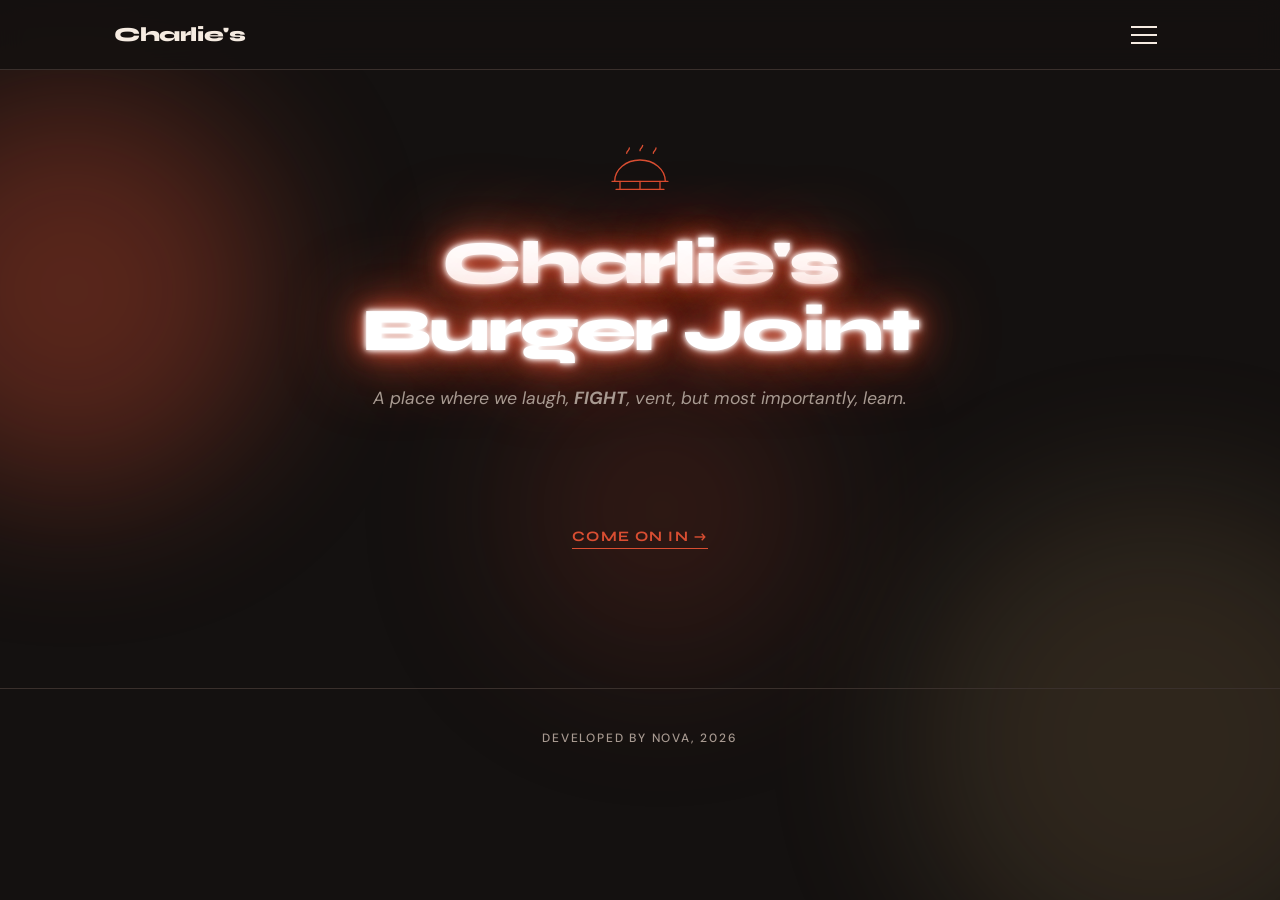
<file: index.html>
<!DOCTYPE html>
<html lang="en">
<head>
    <meta charset="UTF-8">
    <meta name="viewport" content="width=device-width, initial-scale=1.0">
    <title>Charlie's Burger Joint</title>
    <meta name="description" content="A place where we laugh, FIGHT, vent, but most importantly, learn.">
    <link rel="stylesheet" href="assets/style.css">
</head>
<body>

    <div class="bg-orbs" aria-hidden="true">
        <div class="orb orb-1"></div><div class="orb orb-2"></div><div class="orb orb-3"></div>
    </div>

    <div class="topbar">
        <div class="wrap">
            <a class="brand" href="index.html">Charlie's</a>
            <button class="hamburger" aria-label="Open menu" aria-expanded="false" aria-controls="overlay">
                <span></span><span></span><span></span>
            </button>
        </div>
    </div>

    <nav class="overlay" id="overlay" aria-label="Main menu">
        <a href="index.html" class="active">Home</a>
        <a href="what-is.html">What is Charlie's Burger Joint?</a>
        <a href="members.html">Member List</a>
        <a href="profiles.html">Member Profiles</a>
        <a href="calendar.html">Group Calendar</a>
        <a href="facts.html">#DidYouKnow</a>
        <a href="locations.html">Locations</a>
        <a href="contact.html">Contact Us</a>
    </nav>

    <header class="page-head">
        <svg viewBox="0 0 120 100" fill="none" stroke="currentColor" stroke-width="2" stroke-linecap="round" stroke-linejoin="round" aria-hidden="true">
            <path d="M22 62c0-18 17-32 38-32s38 14 38 32"/>
            <path d="M18 62h84"/>
            <path d="M24 74h72"/>
            <path d="M30 62v12M60 62v12M90 62v12"/>
            <path d="M40 20c0-4 4-4 4-8M60 16c0-4 4-4 4-8M80 20c0-4 4-4 4-8"/>
        </svg>
        <h1 class="neon-text">Charlie's<br>Burger Joint</h1>
        <p class="lead" style="margin: 20px auto 0; font-style: italic;">A place where we laugh, <strong>FIGHT</strong>, vent, but most importantly, learn.</p>
    </header>

    <main>
        <section style="border-top: none; text-align: center; padding-bottom: 80px;">
            <div class="wrap">
                <a href="what-is.html" style="color: var(--accent-brand); text-decoration: none; border-bottom: 1px solid var(--accent-brand); padding-bottom: 3px; font-family: var(--font-display); font-size: 0.9rem; font-weight: 700; letter-spacing: 0.1em; text-transform: uppercase; transition: opacity 0.2s ease;">Come on in &rarr;</a>
            </div>
        </section>
    </main>

    <footer>
        <div class="wrap">
            <p>Developed by Nova, 2026</p>
        </div>
    </footer>

    <script src="assets/nav.js"></script>
</body>
</html>
</file>
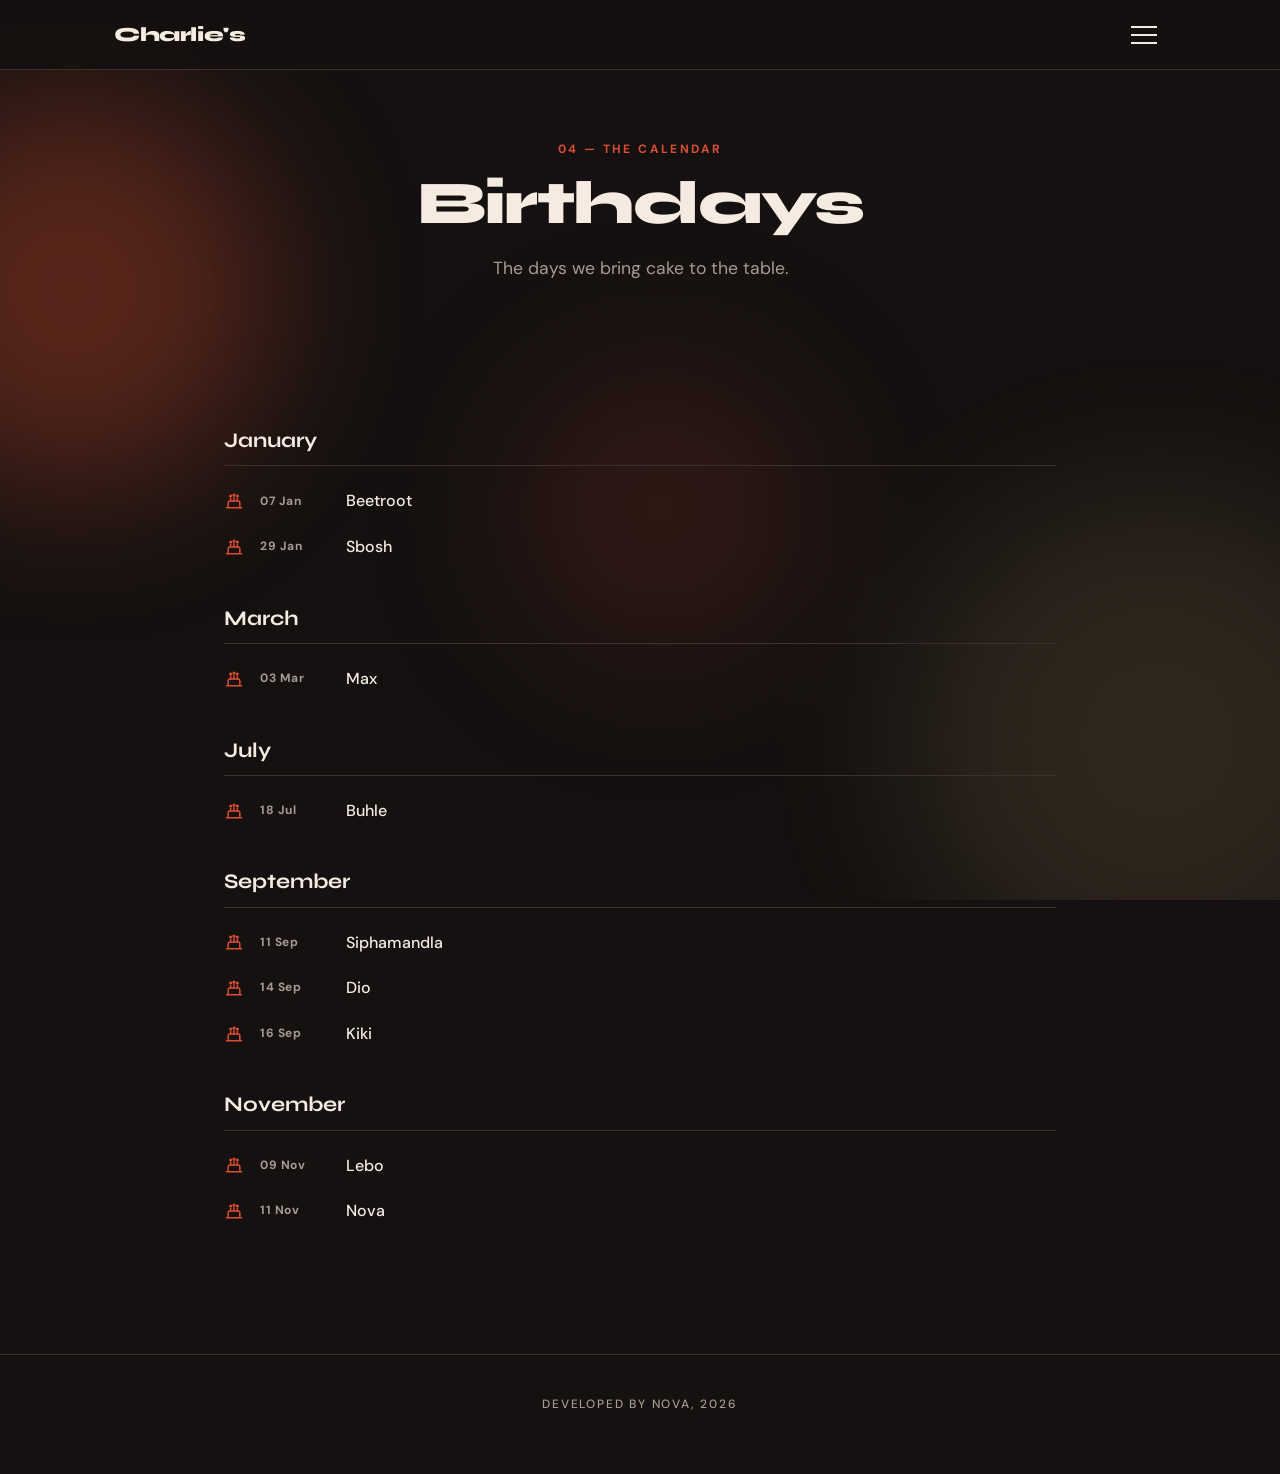
<file: calendar.html>
<!DOCTYPE html>
<html lang="en">
<head>
    <meta charset="UTF-8">
    <meta name="viewport" content="width=device-width, initial-scale=1.0">
    <title>Group Calendar &middot; Charlie's</title>
    <link rel="stylesheet" href="assets/style.css">
</head>
<body>

    <div class="bg-orbs" aria-hidden="true">
        <div class="orb orb-1"></div><div class="orb orb-2"></div><div class="orb orb-3"></div>
    </div>

    <div class="topbar">
        <div class="wrap">
            <a class="brand" href="index.html">Charlie's</a>
            <button class="hamburger" aria-label="Open menu" aria-expanded="false" aria-controls="overlay">
                <span></span><span></span><span></span>
            </button>
        </div>
    </div>

    <nav class="overlay" id="overlay" aria-label="Main menu">
        <a href="index.html">Home</a>
        <a href="what-is.html">What is Charlie's Burger Joint?</a>
        <a href="members.html">Member List</a>
        <a href="profiles.html">Member Profiles</a>
        <a href="calendar.html" class="active">Group Calendar</a>
        <a href="facts.html">#DidYouKnow</a>
        <a href="locations.html">Locations</a>
        <a href="contact.html">Contact Us</a>
    </nav>

    <header class="page-head">
        <p class="kicker">04 &mdash; The Calendar</p>
        <h1>Birthdays</h1>
        <p class="lead" style="margin: 16px auto 0;">The days we bring cake to the table.</p>
    </header>

    <main>
        <section style="border-top: none;">
            <div class="wrap">
                <div class="month">
                    <h3>January</h3>
                    <div class="bday">
                        <svg viewBox="0 0 24 24" fill="none" stroke="currentColor" stroke-width="1.8" stroke-linecap="round" stroke-linejoin="round" aria-hidden="true"><path d="M3 20h18M5 20v-6a2 2 0 0 1 2-2h10a2 2 0 0 1 2 2v6"/><path d="M12 12V8M12 6a1 1 0 1 0 0-2 1 1 0 0 0 0 2"/><path d="M8 12V9M8 7a1 1 0 1 0 0-2 1 1 0 0 0 0 2"/><path d="M16 12V9M16 7a1 1 0 1 0 0-2 1 1 0 0 0 0 2"/></svg>
                        <span class="date">07 Jan</span><span class="who">Beetroot</span>
                    </div>
                    <div class="bday">
                        <svg viewBox="0 0 24 24" fill="none" stroke="currentColor" stroke-width="1.8" stroke-linecap="round" stroke-linejoin="round" aria-hidden="true"><path d="M3 20h18M5 20v-6a2 2 0 0 1 2-2h10a2 2 0 0 1 2 2v6"/><path d="M12 12V8M12 6a1 1 0 1 0 0-2 1 1 0 0 0 0 2"/><path d="M8 12V9M8 7a1 1 0 1 0 0-2 1 1 0 0 0 0 2"/><path d="M16 12V9M16 7a1 1 0 1 0 0-2 1 1 0 0 0 0 2"/></svg>
                        <span class="date">29 Jan</span><span class="who">Sbosh</span>
                    </div>
                </div>
                <div class="month">
                    <h3>March</h3>
                    <div class="bday">
                        <svg viewBox="0 0 24 24" fill="none" stroke="currentColor" stroke-width="1.8" stroke-linecap="round" stroke-linejoin="round" aria-hidden="true"><path d="M3 20h18M5 20v-6a2 2 0 0 1 2-2h10a2 2 0 0 1 2 2v6"/><path d="M12 12V8M12 6a1 1 0 1 0 0-2 1 1 0 0 0 0 2"/><path d="M8 12V9M8 7a1 1 0 1 0 0-2 1 1 0 0 0 0 2"/><path d="M16 12V9M16 7a1 1 0 1 0 0-2 1 1 0 0 0 0 2"/></svg>
                        <span class="date">03 Mar</span><span class="who">Max</span>
                    </div>
                </div>
                <div class="month">
                    <h3>July</h3>
                    <div class="bday">
                        <svg viewBox="0 0 24 24" fill="none" stroke="currentColor" stroke-width="1.8" stroke-linecap="round" stroke-linejoin="round" aria-hidden="true"><path d="M3 20h18M5 20v-6a2 2 0 0 1 2-2h10a2 2 0 0 1 2 2v6"/><path d="M12 12V8M12 6a1 1 0 1 0 0-2 1 1 0 0 0 0 2"/><path d="M8 12V9M8 7a1 1 0 1 0 0-2 1 1 0 0 0 0 2"/><path d="M16 12V9M16 7a1 1 0 1 0 0-2 1 1 0 0 0 0 2"/></svg>
                        <span class="date">18 Jul</span><span class="who">Buhle</span>
                    </div>
                </div>
                <div class="month">
                    <h3>September</h3>
                    <div class="bday">
                        <svg viewBox="0 0 24 24" fill="none" stroke="currentColor" stroke-width="1.8" stroke-linecap="round" stroke-linejoin="round" aria-hidden="true"><path d="M3 20h18M5 20v-6a2 2 0 0 1 2-2h10a2 2 0 0 1 2 2v6"/><path d="M12 12V8M12 6a1 1 0 1 0 0-2 1 1 0 0 0 0 2"/><path d="M8 12V9M8 7a1 1 0 1 0 0-2 1 1 0 0 0 0 2"/><path d="M16 12V9M16 7a1 1 0 1 0 0-2 1 1 0 0 0 0 2"/></svg>
                        <span class="date">11 Sep</span><span class="who">Siphamandla</span>
                    </div>
                    <div class="bday">
                        <svg viewBox="0 0 24 24" fill="none" stroke="currentColor" stroke-width="1.8" stroke-linecap="round" stroke-linejoin="round" aria-hidden="true"><path d="M3 20h18M5 20v-6a2 2 0 0 1 2-2h10a2 2 0 0 1 2 2v6"/><path d="M12 12V8M12 6a1 1 0 1 0 0-2 1 1 0 0 0 0 2"/><path d="M8 12V9M8 7a1 1 0 1 0 0-2 1 1 0 0 0 0 2"/><path d="M16 12V9M16 7a1 1 0 1 0 0-2 1 1 0 0 0 0 2"/></svg>
                        <span class="date">14 Sep</span><span class="who">Dio</span>
                    </div>
                    <div class="bday">
                        <svg viewBox="0 0 24 24" fill="none" stroke="currentColor" stroke-width="1.8" stroke-linecap="round" stroke-linejoin="round" aria-hidden="true"><path d="M3 20h18M5 20v-6a2 2 0 0 1 2-2h10a2 2 0 0 1 2 2v6"/><path d="M12 12V8M12 6a1 1 0 1 0 0-2 1 1 0 0 0 0 2"/><path d="M8 12V9M8 7a1 1 0 1 0 0-2 1 1 0 0 0 0 2"/><path d="M16 12V9M16 7a1 1 0 1 0 0-2 1 1 0 0 0 0 2"/></svg>
                        <span class="date">16 Sep</span><span class="who">Kiki</span>
                    </div>
                </div>
                <div class="month">
                    <h3>November</h3>
                    <div class="bday">
                        <svg viewBox="0 0 24 24" fill="none" stroke="currentColor" stroke-width="1.8" stroke-linecap="round" stroke-linejoin="round" aria-hidden="true"><path d="M3 20h18M5 20v-6a2 2 0 0 1 2-2h10a2 2 0 0 1 2 2v6"/><path d="M12 12V8M12 6a1 1 0 1 0 0-2 1 1 0 0 0 0 2"/><path d="M8 12V9M8 7a1 1 0 1 0 0-2 1 1 0 0 0 0 2"/><path d="M16 12V9M16 7a1 1 0 1 0 0-2 1 1 0 0 0 0 2"/></svg>
                        <span class="date">09 Nov</span><span class="who">Lebo</span>
                    </div>
                    <div class="bday">
                        <svg viewBox="0 0 24 24" fill="none" stroke="currentColor" stroke-width="1.8" stroke-linecap="round" stroke-linejoin="round" aria-hidden="true"><path d="M3 20h18M5 20v-6a2 2 0 0 1 2-2h10a2 2 0 0 1 2 2v6"/><path d="M12 12V8M12 6a1 1 0 1 0 0-2 1 1 0 0 0 0 2"/><path d="M8 12V9M8 7a1 1 0 1 0 0-2 1 1 0 0 0 0 2"/><path d="M16 12V9M16 7a1 1 0 1 0 0-2 1 1 0 0 0 0 2"/></svg>
                        <span class="date">11 Nov</span><span class="who">Nova</span>
                    </div>
                </div>
            </div>
        </section>
    </main>

    <footer><div class="wrap"><p>Developed by Nova, 2026</p></div></footer>
    <script src="assets/nav.js"></script>
</body>
</html>
</file>
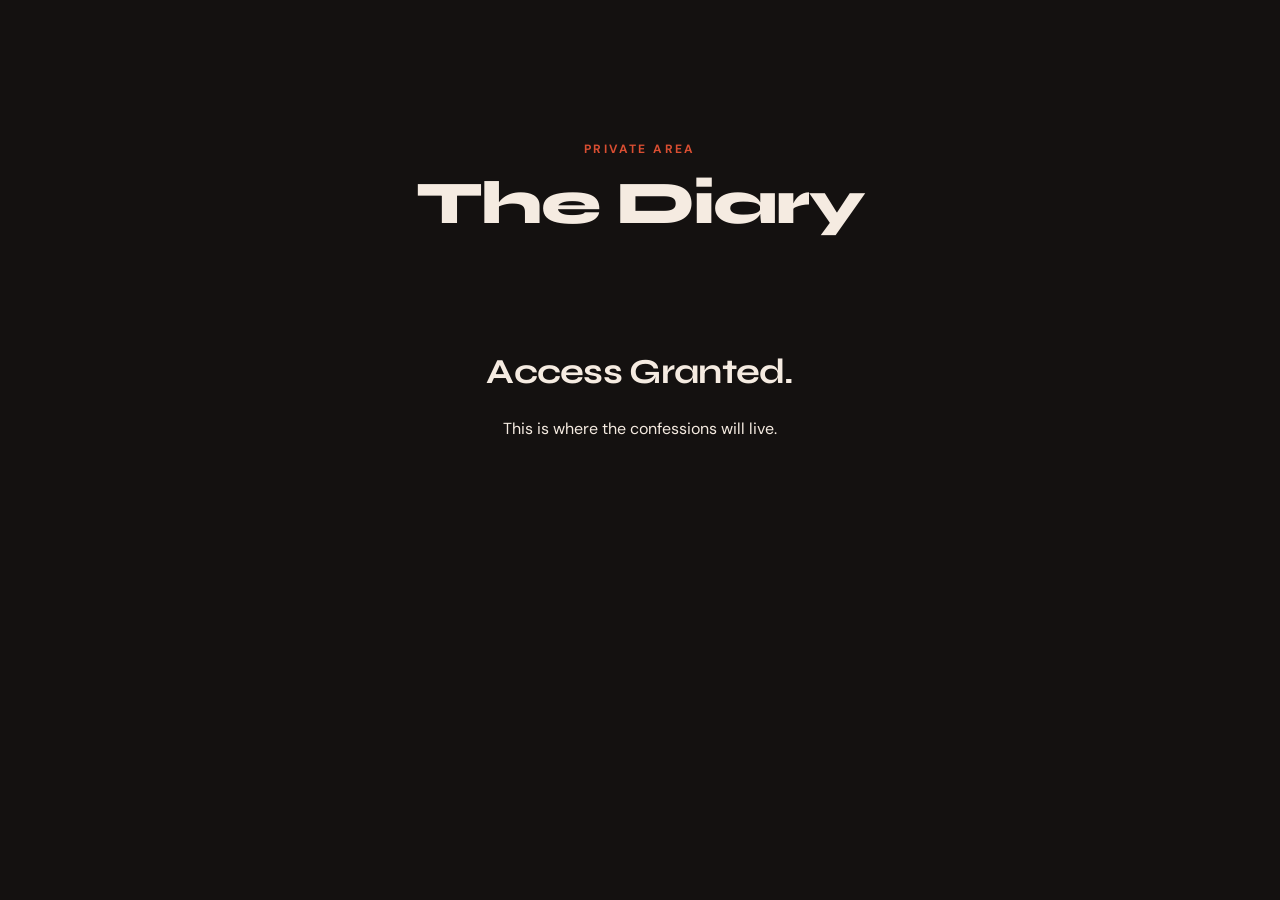
<file: confessions-raw.html>
<!DOCTYPE html>
<html lang="en">
<head>
<meta charset="UTF-8">
<meta name="viewport" content="width=device-width, initial-scale=1.0">
<title>The Diary · Charlie's</title>
<link rel="stylesheet" href="assets/style.css">
</head>
<body>
<header class="page-head">
  <p class="kicker">Private Area</p>
  <h1>The Diary</h1>
</header>
<main class="wrap" style="text-align: center; padding: 40px 0;">
  <h2>Access Granted.</h2>
  <p>This is where the confessions will live.</p>
</main>
</body>
</html>
</file>
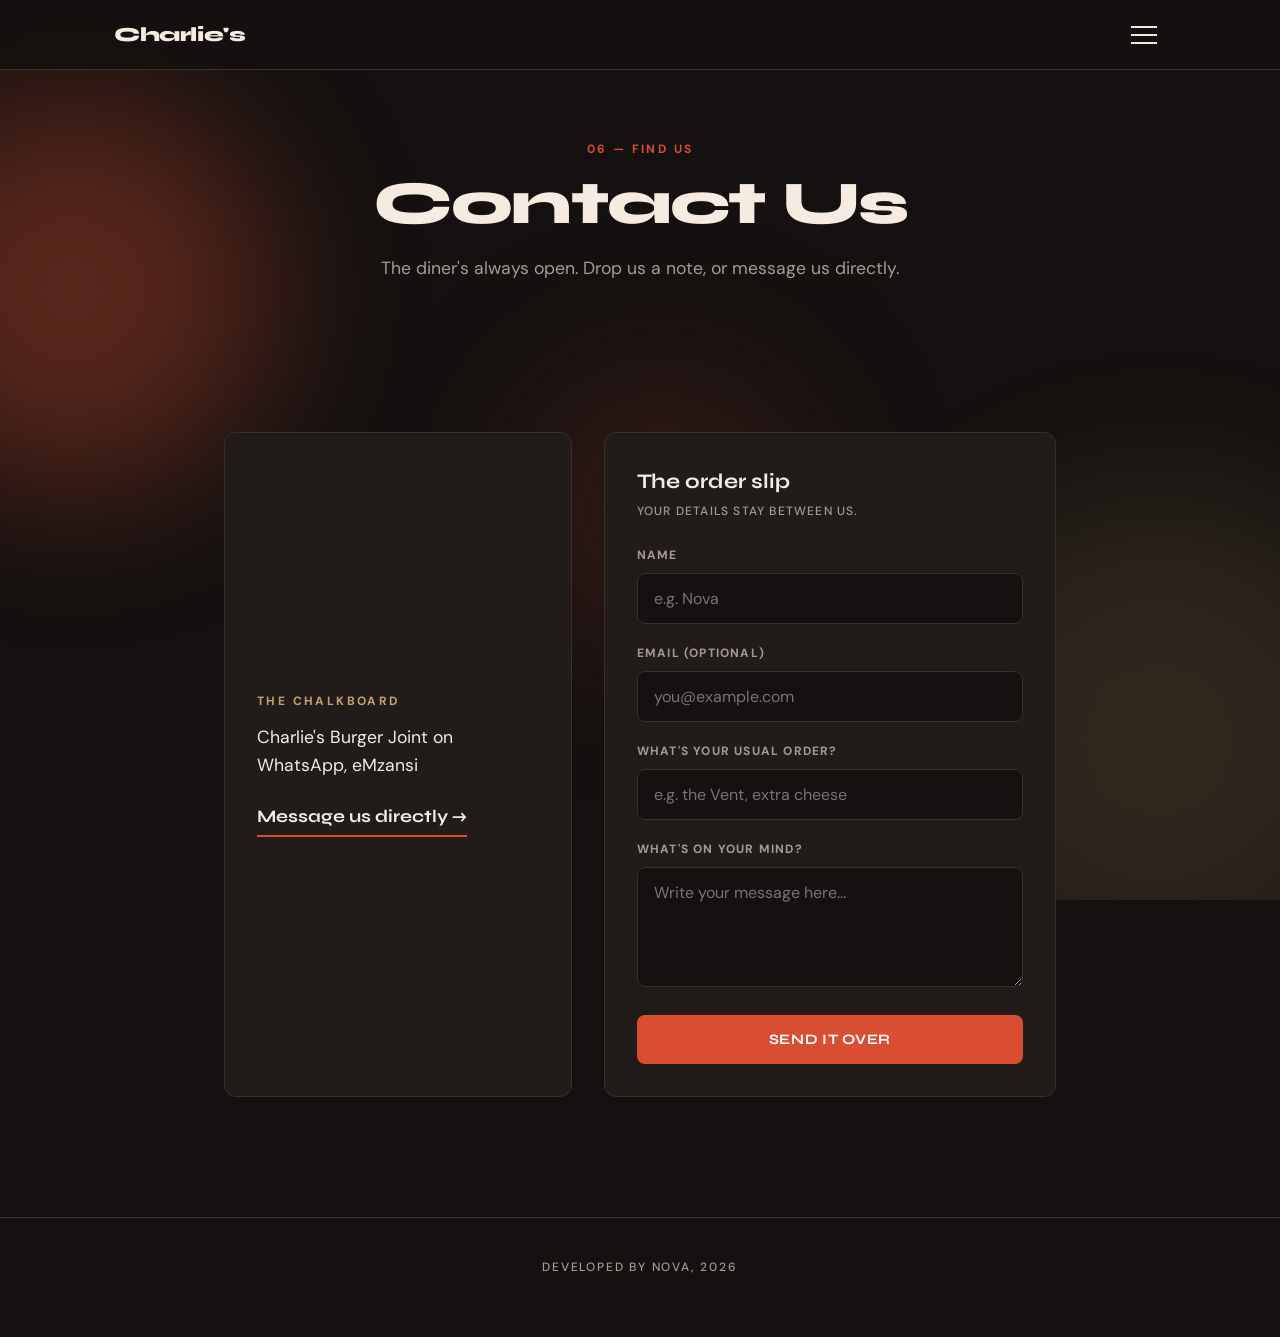
<file: contact.html>
<!DOCTYPE html>
<html lang="en">
<head>
    <meta charset="UTF-8">
    <meta name="viewport" content="width=device-width, initial-scale=1.0">
    <title>Contact Us &middot; Charlie's</title>
    <link rel="stylesheet" href="assets/style.css">
</head>
<body>

    <div class="bg-orbs" aria-hidden="true">
        <div class="orb orb-1"></div><div class="orb orb-2"></div><div class="orb orb-3"></div>
    </div>

    <div class="topbar">
        <div class="wrap">
            <a class="brand" href="index.html">Charlie's</a>
            <button class="hamburger" aria-label="Open menu" aria-expanded="false" aria-controls="overlay">
                <span></span><span></span><span></span>
            </button>
        </div>
    </div>

    <nav class="overlay" id="overlay" aria-label="Main menu">
        <a href="index.html">Home</a>
        <a href="what-is.html">What is Charlie's Burger Joint?</a>
        <a href="members.html">Member List</a>
        <a href="profiles.html">Member Profiles</a>
        <a href="calendar.html">Group Calendar</a>
        <a href="facts.html">#DidYouKnow</a>
        <a href="locations.html">Locations</a>
        <a href="contact.html" class="active">Contact Us</a>
    </nav>

    <header class="page-head">
        <p class="kicker">06 &mdash; Find Us</p>
        <h1>Contact Us</h1>
        <p class="lead" style="margin: 16px auto 0;">The diner's always open. Drop us a note, or message us directly.</p>
    </header>

    <main>
        <section style="border-top: none;">
            <div class="wrap">
                <div class="contact-grid">
                    <div class="whatsapp">
                        <p class="kicker">The Chalkboard</p>
                        <p style="font-size: 1.1rem; margin-bottom: 8px;">Charlie's Burger Joint on WhatsApp, eMzansi</p>
                        <a href="https://chat.whatsapp.com/EF4ZxhRUJwh12N1PX7oGYJ?s=cl&p=a&iam=2" target="_blank" rel="noopener">Message us directly &rarr;</a>
                    </div>
                    <form action="https://formspree.io/f/mnpdworp" method="POST">
                        <h3>The order slip</h3>
                        <p class="formnote">Your details stay between us.</p>
                        <label for="name">Name</label>
                        <input type="text" id="name" name="name" required placeholder="e.g. Nova">
                        <label for="email">Email (optional)</label>
                        <input type="email" id="email" name="email" placeholder="you@example.com">
                        <label for="order">What's your usual order?</label>
                        <input type="text" id="order" name="usual_order" placeholder="e.g. the Vent, extra cheese">
                        <label for="message">What's on your mind?</label>
                        <textarea id="message" name="message" required placeholder="Write your message here..."></textarea>
                        <button type="submit">Send it over</button>
                    </form>
                </div>
            </div>
        </section>
    </main>

    <footer><div class="wrap"><p>Developed by Nova, 2026</p></div></footer>
    <script src="assets/nav.js"></script>
</body>
</html>
</file>
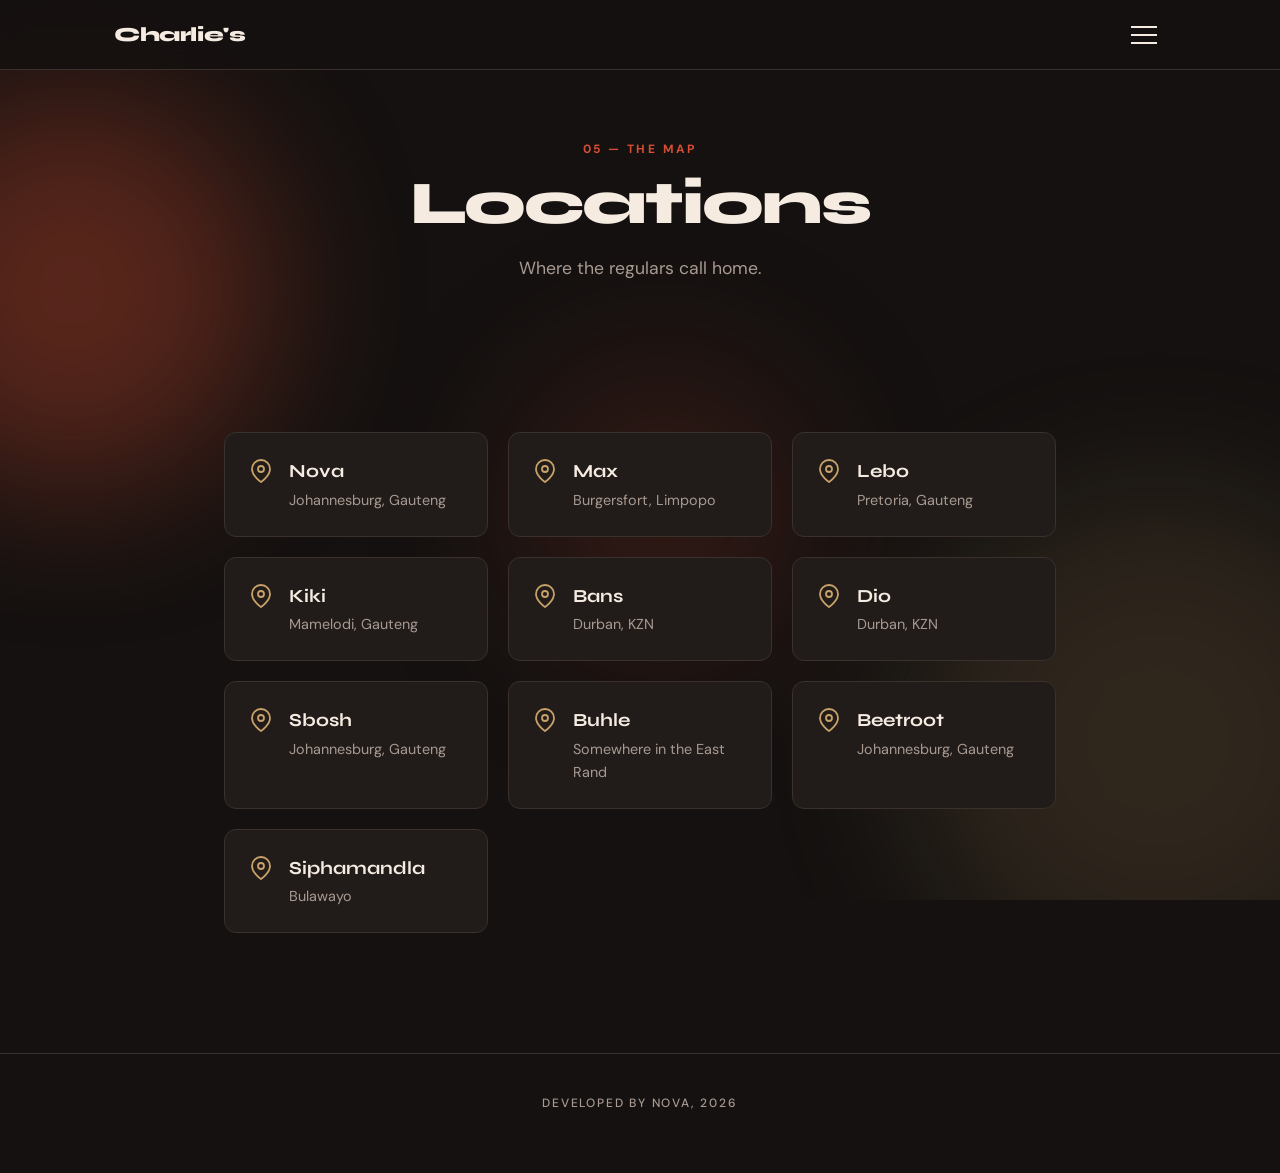
<file: locations.html>
<!DOCTYPE html>
<html lang="en">
<head>
    <meta charset="UTF-8">
    <meta name="viewport" content="width=device-width, initial-scale=1.0">
    <title>Locations &middot; Charlie's</title>
    <link rel="stylesheet" href="assets/style.css">
</head>
<body>

    <div class="bg-orbs" aria-hidden="true">
        <div class="orb orb-1"></div><div class="orb orb-2"></div><div class="orb orb-3"></div>
    </div>

    <div class="topbar">
        <div class="wrap">
            <a class="brand" href="index.html">Charlie's</a>
            <button class="hamburger" aria-label="Open menu" aria-expanded="false" aria-controls="overlay">
                <span></span><span></span><span></span>
            </button>
        </div>
    </div>

    <nav class="overlay" id="overlay" aria-label="Main menu">
        <a href="index.html">Home</a>
        <a href="what-is.html">What is Charlie's Burger Joint?</a>
        <a href="members.html">Member List</a>
        <a href="profiles.html">Member Profiles</a>
        <a href="calendar.html">Group Calendar</a>
        <a href="facts.html">#DidYouKnow</a>
        <a href="locations.html" class="active">Locations</a>
        <a href="contact.html">Contact Us</a>
    </nav>

    <header class="page-head">
        <p class="kicker">05 &mdash; The Map</p>
        <h1>Locations</h1>
        <p class="lead" style="margin: 16px auto 0;">Where the regulars call home.</p>
    </header>

    <main>
        <section style="border-top: none;">
            <div class="wrap">
                <div class="locations">
                    <div class="loc">
                        <svg viewBox="0 0 24 24" fill="none" stroke="currentColor" stroke-width="1.8" stroke-linecap="round" stroke-linejoin="round" aria-hidden="true"><path d="M21 10c0 7-9 13-9 13s-9-6-9-13a9 9 0 0 1 18 0z"/><circle cx="12" cy="10" r="3"/></svg>
                        <div><p class="name">Nova</p><p class="place">Johannesburg, Gauteng</p></div>
                    </div>
                    <div class="loc">
                        <svg viewBox="0 0 24 24" fill="none" stroke="currentColor" stroke-width="1.8" stroke-linecap="round" stroke-linejoin="round" aria-hidden="true"><path d="M21 10c0 7-9 13-9 13s-9-6-9-13a9 9 0 0 1 18 0z"/><circle cx="12" cy="10" r="3"/></svg>
                        <div><p class="name">Max</p><p class="place">Burgersfort, Limpopo</p></div>
                    </div>
                    <div class="loc">
                        <svg viewBox="0 0 24 24" fill="none" stroke="currentColor" stroke-width="1.8" stroke-linecap="round" stroke-linejoin="round" aria-hidden="true"><path d="M21 10c0 7-9 13-9 13s-9-6-9-13a9 9 0 0 1 18 0z"/><circle cx="12" cy="10" r="3"/></svg>
                        <div><p class="name">Lebo</p><p class="place">Pretoria, Gauteng</p></div>
                    </div>
                    <div class="loc">
                        <svg viewBox="0 0 24 24" fill="none" stroke="currentColor" stroke-width="1.8" stroke-linecap="round" stroke-linejoin="round" aria-hidden="true"><path d="M21 10c0 7-9 13-9 13s-9-6-9-13a9 9 0 0 1 18 0z"/><circle cx="12" cy="10" r="3"/></svg>
                        <div><p class="name">Kiki</p><p class="place">Mamelodi, Gauteng</p></div>
                    </div>
                    <div class="loc">
                        <svg viewBox="0 0 24 24" fill="none" stroke="currentColor" stroke-width="1.8" stroke-linecap="round" stroke-linejoin="round" aria-hidden="true"><path d="M21 10c0 7-9 13-9 13s-9-6-9-13a9 9 0 0 1 18 0z"/><circle cx="12" cy="10" r="3"/></svg>
                        <div><p class="name">Bans</p><p class="place">Durban, KZN</p></div>
                    </div>
                    <div class="loc">
                        <svg viewBox="0 0 24 24" fill="none" stroke="currentColor" stroke-width="1.8" stroke-linecap="round" stroke-linejoin="round" aria-hidden="true"><path d="M21 10c0 7-9 13-9 13s-9-6-9-13a9 9 0 0 1 18 0z"/><circle cx="12" cy="10" r="3"/></svg>
                        <div><p class="name">Dio</p><p class="place">Durban, KZN</p></div>
                    </div>
                    <div class="loc">
                        <svg viewBox="0 0 24 24" fill="none" stroke="currentColor" stroke-width="1.8" stroke-linecap="round" stroke-linejoin="round" aria-hidden="true"><path d="M21 10c0 7-9 13-9 13s-9-6-9-13a9 9 0 0 1 18 0z"/><circle cx="12" cy="10" r="3"/></svg>
                        <div><p class="name">Sbosh</p><p class="place">Johannesburg, Gauteng</p></div>
                    </div>
                    <div class="loc">
                        <svg viewBox="0 0 24 24" fill="none" stroke="currentColor" stroke-width="1.8" stroke-linecap="round" stroke-linejoin="round" aria-hidden="true"><path d="M21 10c0 7-9 13-9 13s-9-6-9-13a9 9 0 0 1 18 0z"/><circle cx="12" cy="10" r="3"/></svg>
                        <div><p class="name">Buhle</p><p class="place">Somewhere in the East Rand</p></div>
                    </div>
                    <div class="loc">
                        <svg viewBox="0 0 24 24" fill="none" stroke="currentColor" stroke-width="1.8" stroke-linecap="round" stroke-linejoin="round" aria-hidden="true"><path d="M21 10c0 7-9 13-9 13s-9-6-9-13a9 9 0 0 1 18 0z"/><circle cx="12" cy="10" r="3"/></svg>
                        <div><p class="name">Beetroot</p><p class="place">Johannesburg, Gauteng</p></div>
                    </div>
                    <div class="loc">
                        <svg viewBox="0 0 24 24" fill="none" stroke="currentColor" stroke-width="1.8" stroke-linecap="round" stroke-linejoin="round" aria-hidden="true"><path d="M21 10c0 7-9 13-9 13s-9-6-9-13a9 9 0 0 1 18 0z"/><circle cx="12" cy="10" r="3"/></svg>
                        <div><p class="name">Siphamandla</p><p class="place">Bulawayo</p></div>
                    </div>
                </div>
            </div>
        </section>
    </main>

    <footer><div class="wrap"><p>Developed by Nova, 2026</p></div></footer>
    <script src="assets/nav.js"></script>
</body>
</html>
</file>
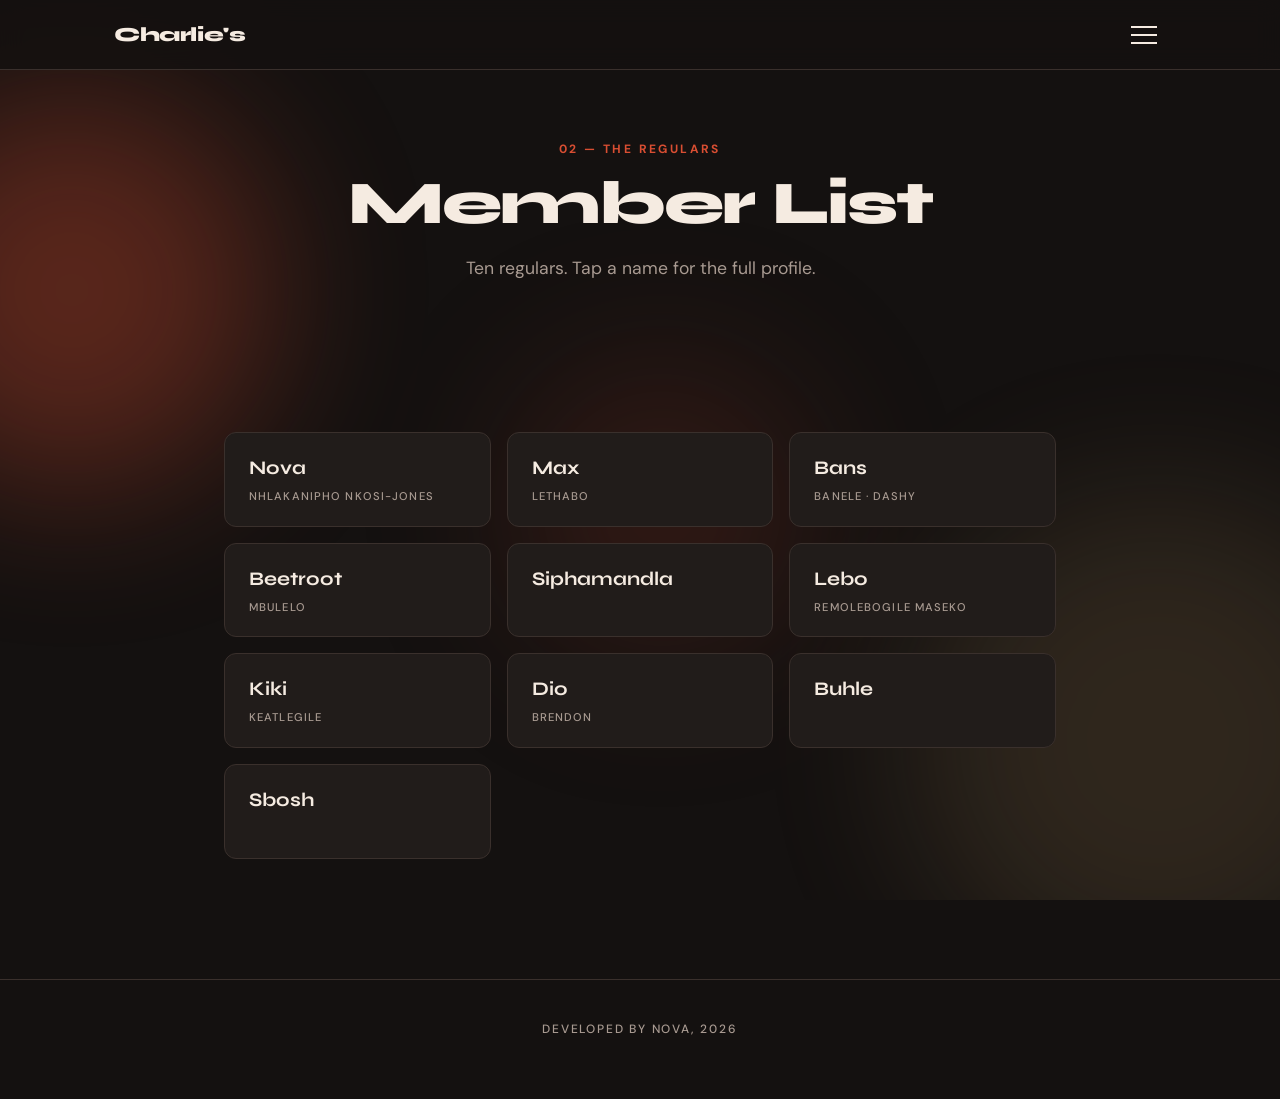
<file: members.html>
<!DOCTYPE html>
<html lang="en">
<head>
    <meta charset="UTF-8">
    <meta name="viewport" content="width=device-width, initial-scale=1.0">
    <title>Member List &middot; Charlie's</title>
    <link rel="stylesheet" href="assets/style.css">
</head>
<body>

    <div class="bg-orbs" aria-hidden="true">
        <div class="orb orb-1"></div><div class="orb orb-2"></div><div class="orb orb-3"></div>
    </div>

    <div class="topbar">
        <div class="wrap">
            <a class="brand" href="index.html">Charlie's</a>
            <button class="hamburger" aria-label="Open menu" aria-expanded="false" aria-controls="overlay">
                <span></span><span></span><span></span>
            </button>
        </div>
    </div>

    <nav class="overlay" id="overlay" aria-label="Main menu">
        <a href="index.html">Home</a>
        <a href="what-is.html">What is Charlie's Burger Joint?</a>
        <a href="members.html" class="active">Member List</a>
        <a href="profiles.html">Member Profiles</a>
        <a href="calendar.html">Group Calendar</a>
        <a href="facts.html">#DidYouKnow</a>
        <a href="locations.html">Locations</a>
        <a href="contact.html">Contact Us</a>
    </nav>

    <header class="page-head">
        <p class="kicker">02 &mdash; The Regulars</p>
        <h1>Member List</h1>
        <p class="lead" style="margin: 16px auto 0;">Ten regulars. Tap a name for the full profile.</p>
    </header>

    <main>
        <section style="border-top: none;">
            <div class="wrap">
                <div class="member-grid">
                    <a class="member-chip" href="profiles.html#nova"><p class="nick">Nova</p><p class="full">Nhlakanipho Nkosi-Jones</p></a>
                    <a class="member-chip" href="profiles.html#max"><p class="nick">Max</p><p class="full">Lethabo</p></a>
                    <a class="member-chip" href="profiles.html#bans"><p class="nick">Bans</p><p class="full">Banele &middot; Dashy</p></a>
                    <a class="member-chip" href="profiles.html#beetroot"><p class="nick">Beetroot</p><p class="full">Mbulelo</p></a>
                    <a class="member-chip" href="profiles.html#siphamandla"><p class="nick">Siphamandla</p><p class="full">&nbsp;</p></a>
                    <a class="member-chip" href="profiles.html#lebo"><p class="nick">Lebo</p><p class="full">Remolebogile Maseko</p></a>
                    <a class="member-chip" href="profiles.html#kiki"><p class="nick">Kiki</p><p class="full">Keatlegile</p></a>
                    <a class="member-chip" href="profiles.html#dio"><p class="nick">Dio</p><p class="full">Brendon</p></a>
                    <a class="member-chip" href="profiles.html#buhle"><p class="nick">Buhle</p><p class="full">&nbsp;</p></a>
                    <a class="member-chip" href="profiles.html#sbosh"><p class="nick">Sbosh</p><p class="full">&nbsp;</p></a>
                </div>
            </div>
        </section>
    </main>

    <footer>
        <div class="wrap"><p>Developed by Nova, 2026</p></div>
    </footer>

    <script src="assets/nav.js"></script>
</body>
</html>
</file>
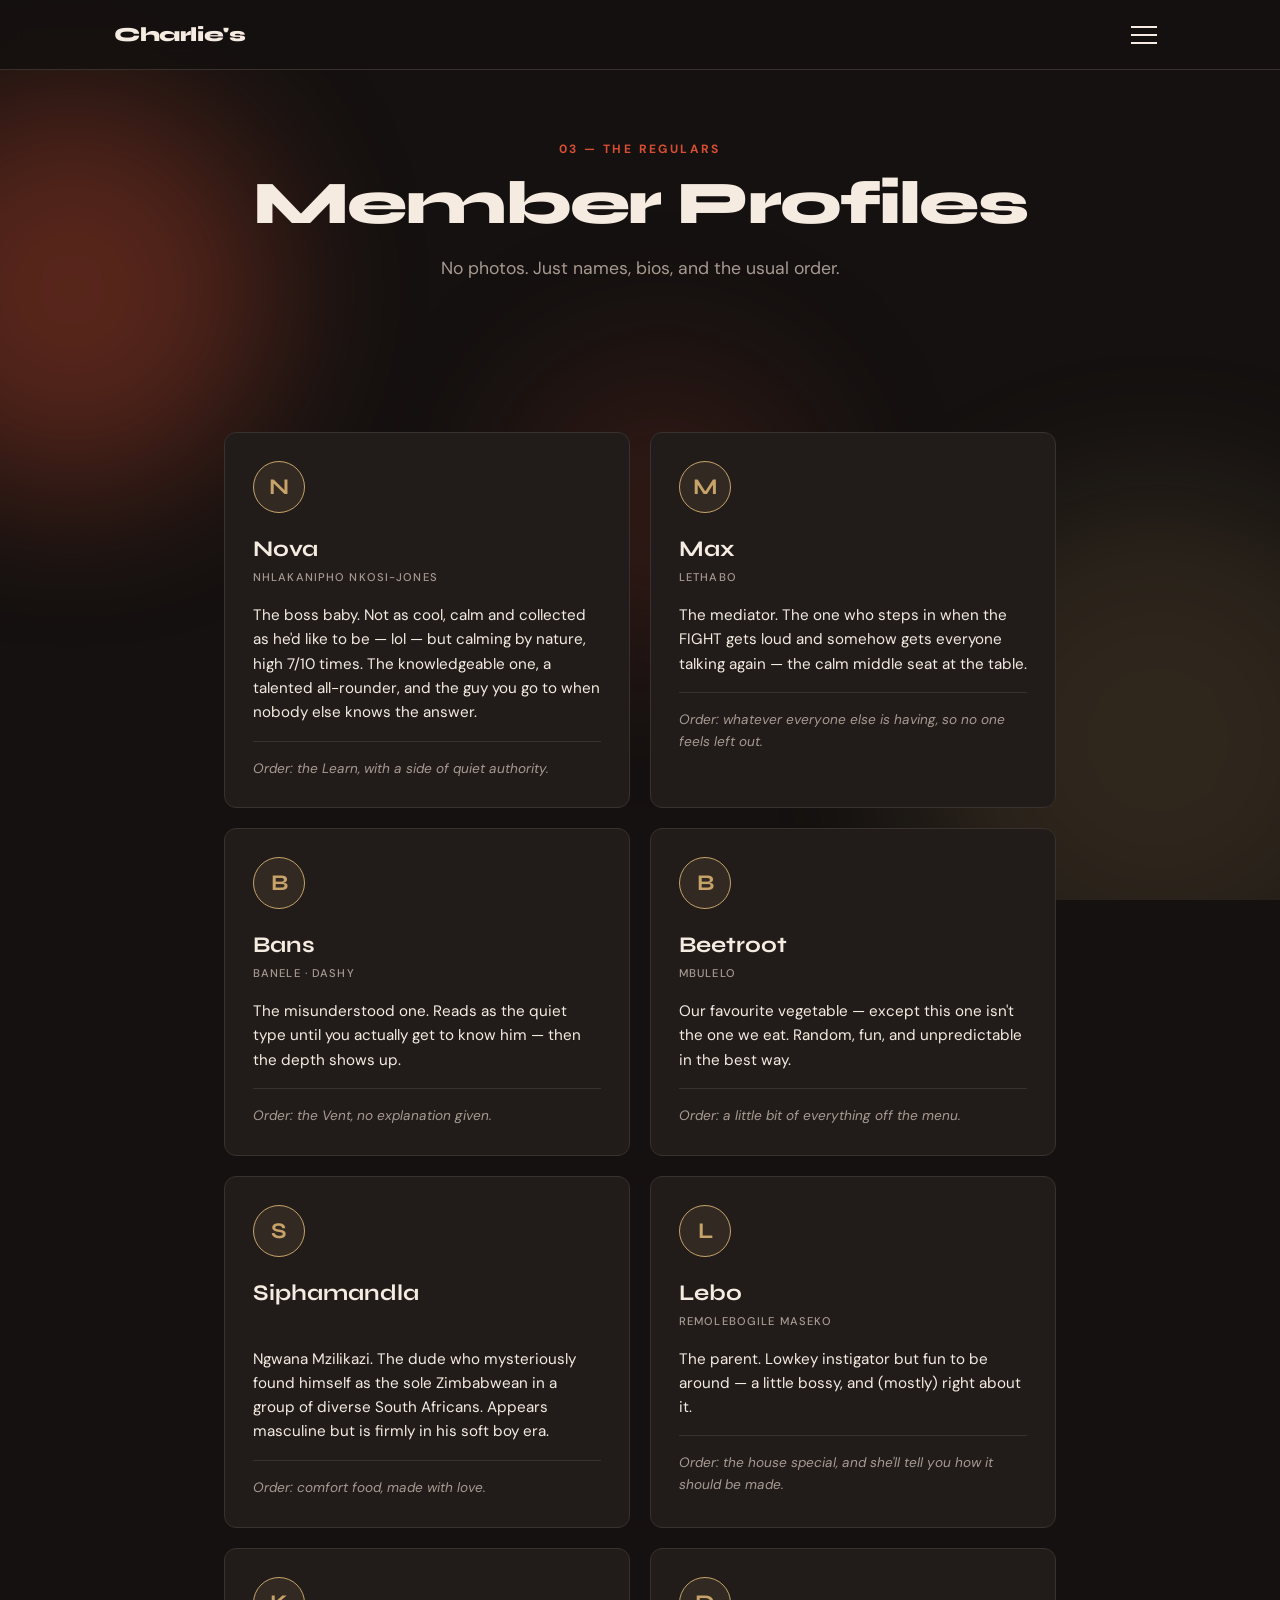
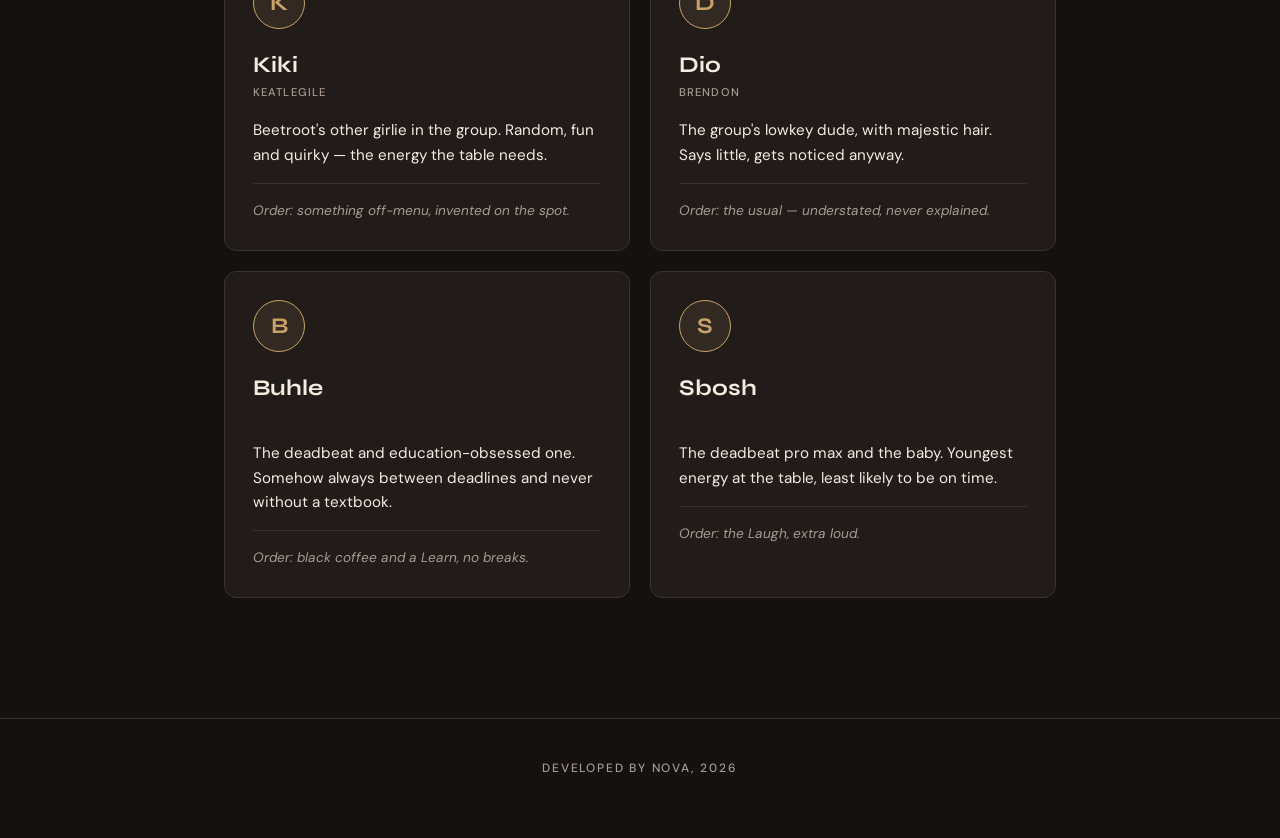
<file: profiles.html>
<!DOCTYPE html>
<html lang="en">
<head>
    <meta charset="UTF-8">
    <meta name="viewport" content="width=device-width, initial-scale=1.0">
    <title>Member Profiles &middot; Charlie's</title>
    <link rel="stylesheet" href="assets/style.css">
</head>
<body>

    <div class="bg-orbs" aria-hidden="true">
        <div class="orb orb-1"></div><div class="orb orb-2"></div><div class="orb orb-3"></div>
    </div>

    <div class="topbar">
        <div class="wrap">
            <a class="brand" href="index.html">Charlie's</a>
            <button class="hamburger" aria-label="Open menu" aria-expanded="false" aria-controls="overlay">
                <span></span><span></span><span></span>
            </button>
        </div>
    </div>

    <nav class="overlay" id="overlay" aria-label="Main menu">
        <a href="index.html">Home</a>
        <a href="what-is.html">What is Charlie's Burger Joint?</a>
        <a href="members.html">Member List</a>
        <a href="profiles.html" class="active">Member Profiles</a>
        <a href="calendar.html">Group Calendar</a>
        <a href="facts.html">#DidYouKnow</a>
        <a href="locations.html">Locations</a>
        <a href="contact.html">Contact Us</a>
    </nav>

    <header class="page-head">
        <p class="kicker">03 &mdash; The Regulars</p>
        <h1>Member Profiles</h1>
        <p class="lead" style="margin: 16px auto 0;">No photos. Just names, bios, and the usual order.</p>
    </header>

    <main>
        <section style="border-top: none;">
            <div class="wrap">
                <div class="profiles">
                    <div class="card" id="nova">
                        <div class="monogram">N</div><p class="nick">Nova</p><p class="full">Nhlakanipho Nkosi-Jones</p>
                        <p class="bio">The boss baby. Not as cool, calm and collected as he'd like to be &mdash; lol &mdash; but calming by nature, high 7/10 times. The knowledgeable one, a talented all-rounder, and the guy you go to when nobody else knows the answer.</p>
                        <p class="order">Order: the Learn, with a side of quiet authority.</p>
                    </div>
                    <div class="card" id="max">
                        <div class="monogram">M</div><p class="nick">Max</p><p class="full">Lethabo</p>
                        <p class="bio">The mediator. The one who steps in when the FIGHT gets loud and somehow gets everyone talking again &mdash; the calm middle seat at the table.</p>
                        <p class="order">Order: whatever everyone else is having, so no one feels left out.</p>
                    </div>
                    <div class="card" id="bans">
                        <div class="monogram">B</div><p class="nick">Bans</p><p class="full">Banele &middot; Dashy</p>
                        <p class="bio">The misunderstood one. Reads as the quiet type until you actually get to know him &mdash; then the depth shows up.</p>
                        <p class="order">Order: the Vent, no explanation given.</p>
                    </div>
                    <div class="card" id="beetroot">
                        <div class="monogram">B</div><p class="nick">Beetroot</p><p class="full">Mbulelo</p>
                        <p class="bio">Our favourite vegetable &mdash; except this one isn't the one we eat. Random, fun, and unpredictable in the best way.</p>
                        <p class="order">Order: a little bit of everything off the menu.</p>
                    </div>
                    <div class="card" id="siphamandla">
                        <div class="monogram">S</div><p class="nick">Siphamandla</p><p class="full">&nbsp;</p>
                        <p class="bio">Ngwana Mzilikazi. The dude who mysteriously found himself as the sole Zimbabwean in a group of diverse South Africans. Appears masculine but is firmly in his soft boy era.</p>
                        <p class="order">Order: comfort food, made with love.</p>
                    </div>
                    <div class="card" id="lebo">
                        <div class="monogram">L</div><p class="nick">Lebo</p><p class="full">Remolebogile Maseko</p>
                        <p class="bio">The parent. Lowkey instigator but fun to be around &mdash; a little bossy, and (mostly) right about it.</p>
                        <p class="order">Order: the house special, and she'll tell you how it should be made.</p>
                    </div>
                    <div class="card" id="kiki">
                        <div class="monogram">K</div><p class="nick">Kiki</p><p class="full">Keatlegile</p>
                        <p class="bio">Beetroot's other girlie in the group. Random, fun and quirky &mdash; the energy the table needs.</p>
                        <p class="order">Order: something off-menu, invented on the spot.</p>
                    </div>
                    <div class="card" id="dio">
                        <div class="monogram">D</div><p class="nick">Dio</p><p class="full">Brendon</p>
                        <p class="bio">The group's lowkey dude, with majestic hair. Says little, gets noticed anyway.</p>
                        <p class="order">Order: the usual &mdash; understated, never explained.</p>
                    </div>
                    <div class="card" id="buhle">
                        <div class="monogram">B</div><p class="nick">Buhle</p><p class="full">&nbsp;</p>
                        <p class="bio">The deadbeat and education-obsessed one. Somehow always between deadlines and never without a textbook.</p>
                        <p class="order">Order: black coffee and a Learn, no breaks.</p>
                    </div>
                    <div class="card" id="sbosh">
                        <div class="monogram">S</div><p class="nick">Sbosh</p><p class="full">&nbsp;</p>
                        <p class="bio">The deadbeat pro max and the baby. Youngest energy at the table, least likely to be on time.</p>
                        <p class="order">Order: the Laugh, extra loud.</p>
                    </div>
                </div>
            </div>
        </section>
    </main>

    <footer><div class="wrap"><p>Developed by Nova, 2026</p></div></footer>
    <script src="assets/nav.js"></script>
</body>
</html>
</file>
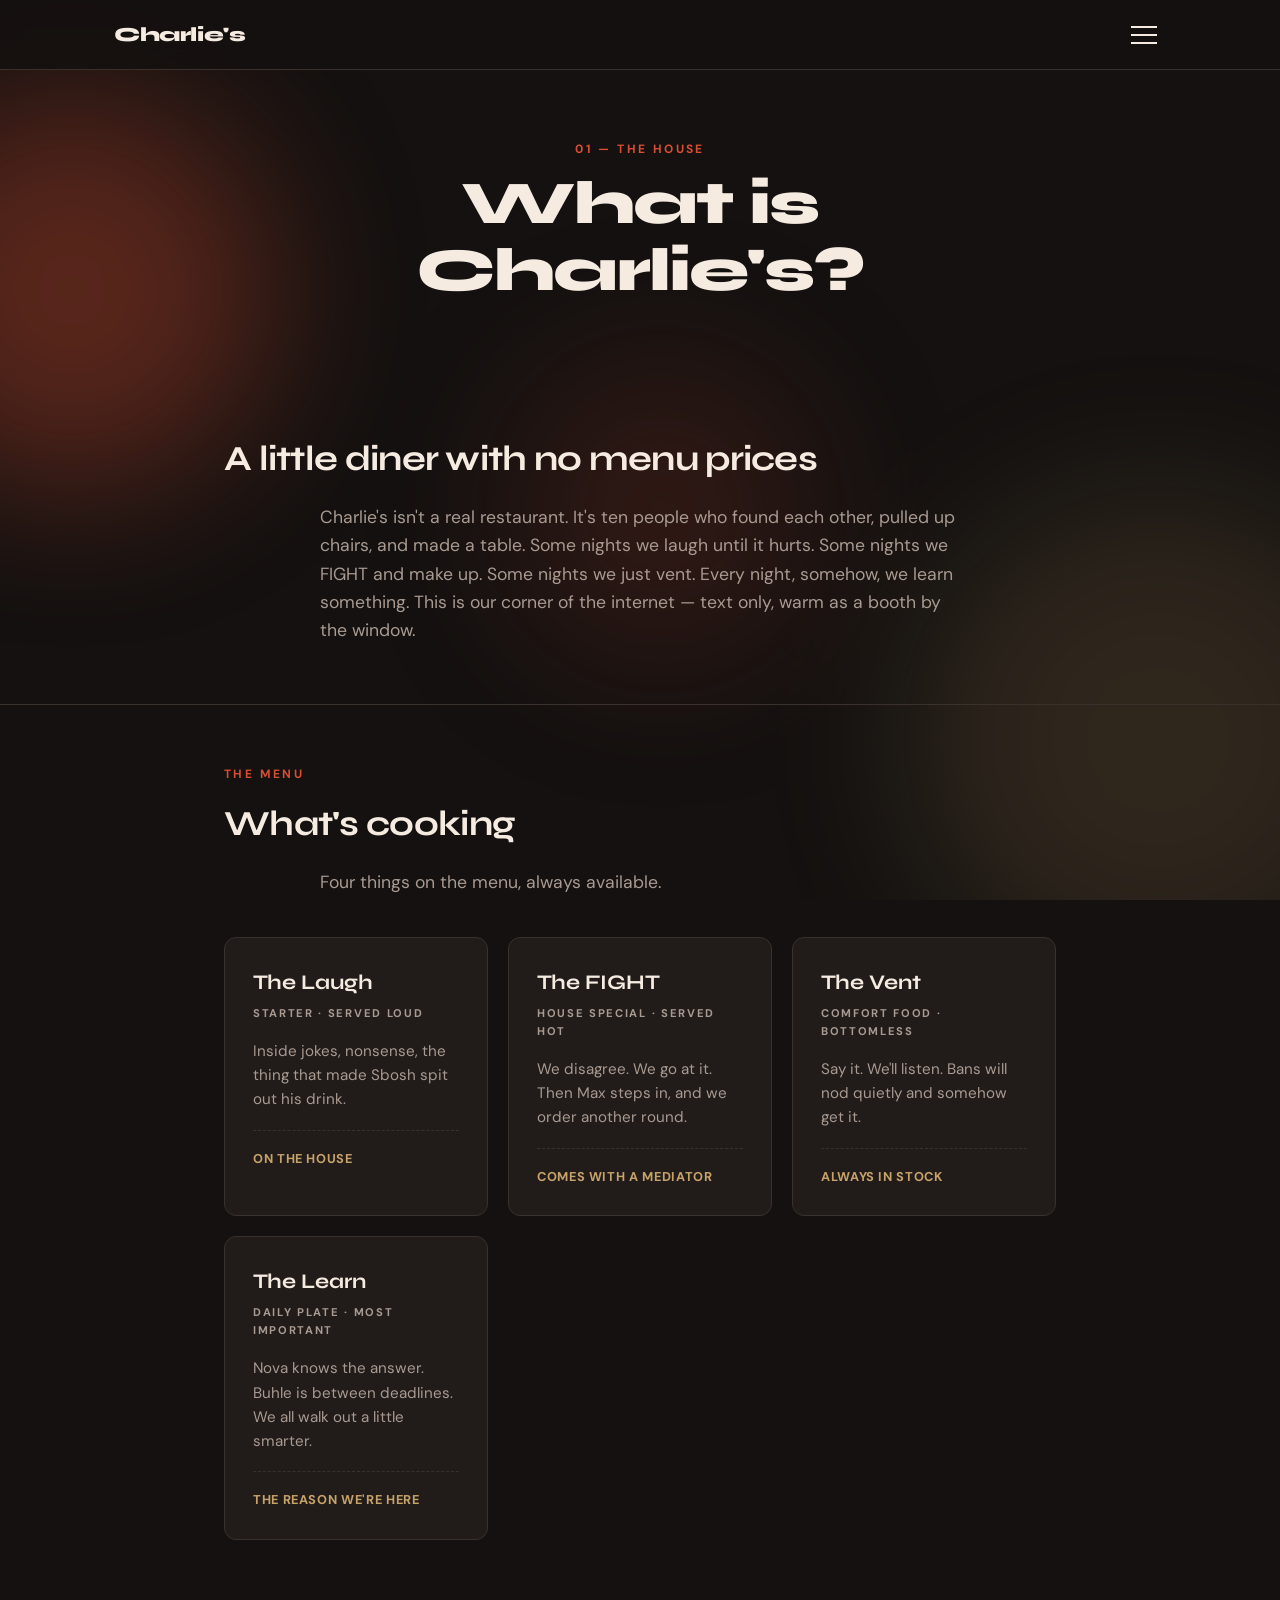
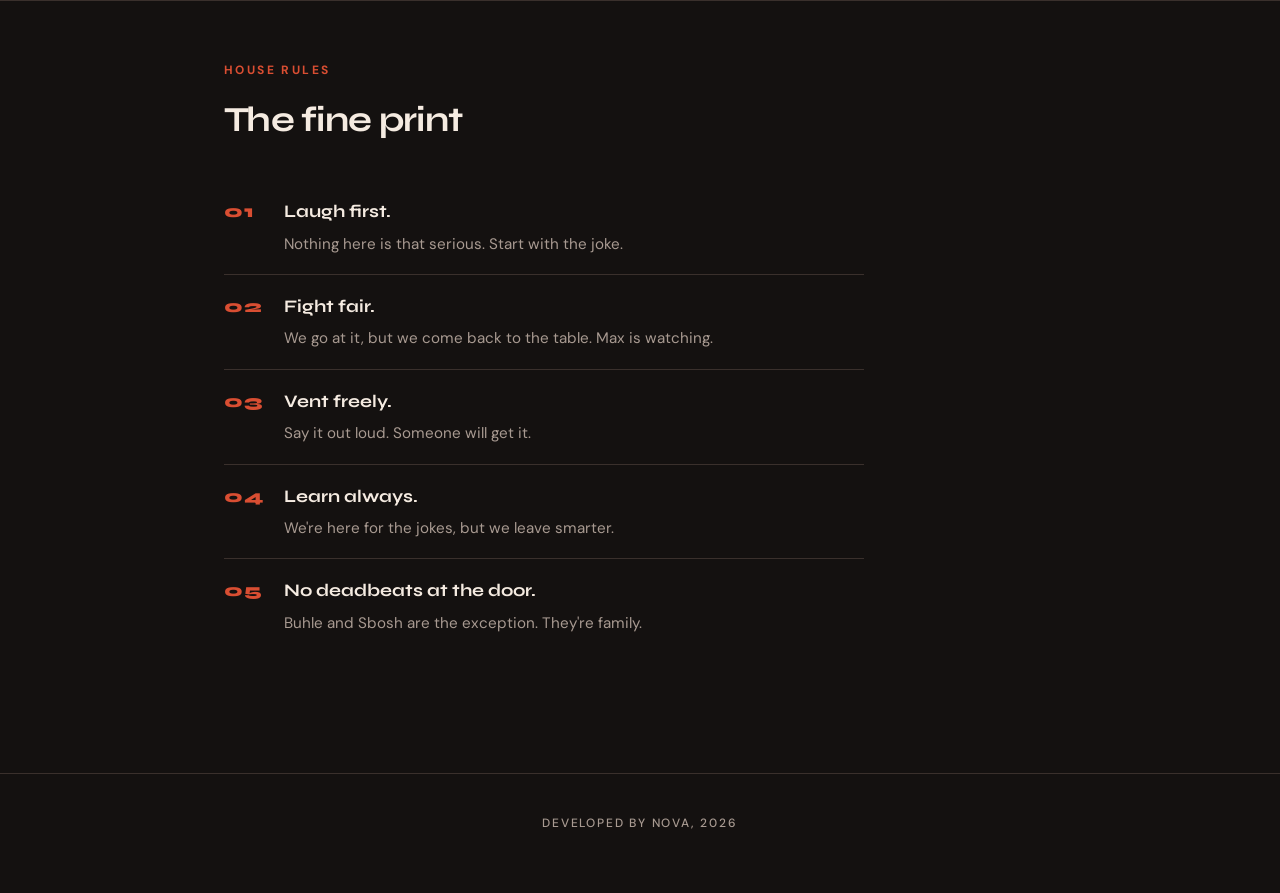
<file: what-is.html>
<!DOCTYPE html>
<html lang="en">
<head>
    <meta charset="UTF-8">
    <meta name="viewport" content="width=device-width, initial-scale=1.0">
    <title>What is Charlie's Burger Joint? &middot; Charlie's</title>
    <link rel="stylesheet" href="assets/style.css">
</head>
<body>

    <div class="bg-orbs" aria-hidden="true">
        <div class="orb orb-1"></div><div class="orb orb-2"></div><div class="orb orb-3"></div>
    </div>

    <div class="topbar">
        <div class="wrap">
            <a class="brand" href="index.html">Charlie's</a>
            <button class="hamburger" aria-label="Open menu" aria-expanded="false" aria-controls="overlay">
                <span></span><span></span><span></span>
            </button>
        </div>
    </div>

    <nav class="overlay" id="overlay" aria-label="Main menu">
        <a href="index.html">Home</a>
        <a href="what-is.html" class="active">What is Charlie's Burger Joint?</a>
        <a href="members.html">Member List</a>
        <a href="profiles.html">Member Profiles</a>
        <a href="calendar.html">Group Calendar</a>
        <a href="facts.html">#DidYouKnow</a>
        <a href="locations.html">Locations</a>
        <a href="contact.html">Contact Us</a>
    </nav>

    <header class="page-head">
        <p class="kicker">01 &mdash; The House</p>
        <h1>What is<br>Charlie's?</h1>
    </header>

    <main>
        <section style="border-top: none;">
            <div class="wrap">
                <h2>A little diner with no menu prices</h2>
                <p class="lead">Charlie's isn't a real restaurant. It's ten people who found each other, pulled up chairs, and made a table. Some nights we laugh until it hurts. Some nights we FIGHT and make up. Some nights we just vent. Every night, somehow, we learn something. This is our corner of the internet &mdash; text only, warm as a booth by the window.</p>
            </div>
        </section>

        <section>
            <div class="wrap">
                <p class="kicker">The Menu</p>
                <h2>What's cooking</h2>
                <p class="lead">Four things on the menu, always available.</p>
                
                <div class="menu">
                    <div class="menu-item">
                        <h3>The Laugh</h3>
                        <p class="sub">Starter &middot; Served loud</p>
                        <p>Inside jokes, nonsense, the thing that made Sbosh spit out his drink.</p>
                        <div class="dotted"></div>
                        <p class="price">ON THE HOUSE</p>
                    </div>
                    
                    <div class="menu-item">
                        <h3>The FIGHT</h3>
                        <p class="sub">House special &middot; Served hot</p>
                        <p>We disagree. We go at it. Then Max steps in, and we order another round.</p>
                        <div class="dotted"></div>
                        <p class="price">COMES WITH A MEDIATOR</p>
                    </div>
                    
                    <div class="menu-item">
                        <h3>The Vent</h3>
                        <p class="sub">Comfort food &middot; Bottomless</p>
                        <p>Say it. We'll listen. Bans will nod quietly and somehow get it.</p>
                        <div class="dotted"></div>
                        <p class="price">ALWAYS IN STOCK</p>
                    </div>
                    
                    <div class="menu-item">
                        <h3>The Learn</h3>
                        <p class="sub">Daily plate &middot; Most important</p>
                        <p>Nova knows the answer. Buhle is between deadlines. We all walk out a little smarter.</p>
                        <div class="dotted"></div>
                        <p class="price">THE REASON WE'RE HERE</p>
                    </div>
                </div>
            </div>
        </section>

        <section>
            <div class="wrap">
                <p class="kicker">House Rules</p>
                <h2>The fine print</h2>
                
                <ol class="rules">
                    <li><strong>Laugh first.</strong><span>Nothing here is that serious. Start with the joke.</span></li>
                    <li><strong>Fight fair.</strong><span>We go at it, but we come back to the table. Max is watching.</span></li>
                    <li><strong>Vent freely.</strong><span>Say it out loud. Someone will get it.</span></li>
                    <li><strong>Learn always.</strong><span>We're here for the jokes, but we leave smarter.</span></li>
                    <li><strong>No deadbeats at the door.</strong><span>Buhle and Sbosh are the exception. They're family.</span></li>
                </ol>
            </div>
        </section>
    </main>

    <footer>
        <div class="wrap"><p>Developed by Nova, 2026</p></div>
    </footer>

    <script src="assets/nav.js"></script>
</body>
</html>
</file>
<file: assets/style.css>
@import url('https://fonts.googleapis.com/css2?family=DM+Sans:opsz,wght@9..40,400;9..40,500;9..40,700&family=Syne:wght@600;700;800&display=swap');

/* --- Variables --- */
:root {
    --bg-base: #141110;
    --bg-surface: #211C1A;
    --border-color: #3A302C;
    --text-primary: #F5EBE1;
    --text-secondary: #A89A91;
    --accent-brand: #D94E32;
    --accent-gold: #C7A269;
    
    --font-display: 'Syne', sans-serif;
    --font-body: 'DM Sans', sans-serif;
    --transition-speed: 0.3s;
}

/* --- Reset & Base --- */
* {
    box-sizing: border-box;
    margin: 0;
    padding: 0;
}

html {
    scroll-behavior: smooth;
}

body {
    background-color: var(--bg-base);
    color: var(--text-primary);
    font-family: var(--font-body);
    line-height: 1.6;
    padding-top: 70px;
    -webkit-font-smoothing: antialiased;
    overflow-x: hidden;
}

.wrap {
    max-width: 880px;
    margin: 0 auto;
    padding: 0 24px;
}

/* --- Background Ambient Orbs --- */
.bg-orbs {
    position: fixed;
    top: 0;
    left: 0;
    width: 100vw;
    height: 100vh;
    z-index: -1;
    overflow: hidden;
    pointer-events: none;
}

.orb {
    position: absolute;
    border-radius: 50%;
    filter: blur(80px);
    opacity: 0.35;
    animation: driftOrb 20s infinite alternate ease-in-out;
}

.orb-1 {
    width: 400px;
    height: 400px;
    background: var(--accent-brand);
    top: 10%;
    left: -10%;
}

.orb-2 {
    width: 500px;
    height: 500px;
    background: var(--accent-gold);
    bottom: -10%;
    right: -10%;
    animation-duration: 25s;
    animation-delay: -5s;
    opacity: 0.15;
}

.orb-3 {
    width: 300px;
    height: 300px;
    background: #8A3324;
    top: 40%;
    left: 40%;
    animation-duration: 15s;
    opacity: 0.25;
}

@keyframes driftOrb {
    0% { transform: translate(0, 0) scale(1); }
    50% { transform: translate(50px, 30px) scale(1.1); }
    100% { transform: translate(-30px, 50px) scale(0.9); }
}

/* --- Animations --- */
@keyframes fadeUp {
    from { opacity: 0; transform: translateY(10px); }
    to { opacity: 1; transform: translateY(0); }
}

main {
    animation: fadeUp 0.6s ease-out forwards;
}

@keyframes neonFlicker {
    0%, 18%, 22%, 25%, 53%, 57%, 100% {
        text-shadow: 0 0 5px #fff, 0 0 10px #fff, 0 0 20px var(--accent-brand), 0 0 40px var(--accent-brand), 0 0 80px var(--accent-brand);
    }
    20%, 24%, 55% {
        text-shadow: none;
    }
}

/* --- Navigation --- */
.topbar {
    position: fixed;
    top: 0;
    left: 0;
    right: 0;
    z-index: 100;
    background: rgba(20, 17, 16, 0.85);
    border-bottom: 1px solid var(--border-color);
    backdrop-filter: blur(12px);
    -webkit-backdrop-filter: blur(12px);
    height: 70px;
    display: flex;
    align-items: center;
}

.topbar .wrap {
    display: flex;
    align-items: center;
    justify-content: space-between;
    width: 100%;
    max-width: 1100px;
}

.brand {
    font-family: var(--font-display);
    font-size: 1.25rem;
    font-weight: 800;
    color: var(--text-primary);
    text-decoration: none;
    letter-spacing: -0.02em;
}

.hamburger {
    background: none;
    border: none;
    cursor: pointer;
    width: 44px;
    height: 44px;
    display: flex;
    flex-direction: column;
    align-items: center;
    justify-content: center;
    gap: 6px;
    padding: 0;
}

.hamburger span {
    display: block;
    width: 26px;
    height: 2px;
    background: var(--text-primary);
    transition: transform var(--transition-speed) cubic-bezier(0.16, 1, 0.3, 1), opacity var(--transition-speed) ease;
}

.hamburger[aria-expanded="true"] span:nth-child(1) {
    transform: translateY(8px) rotate(45deg);
    background: var(--accent-brand);
}

.hamburger[aria-expanded="true"] span:nth-child(2) {
    opacity: 0;
}

.hamburger[aria-expanded="true"] span:nth-child(3) {
    transform: translateY(-8px) rotate(-45deg);
    background: var(--accent-brand);
}

/* --- Overlay Menu --- */
.overlay {
    position: fixed;
    inset: 0;
    z-index: 99;
    background: rgba(20, 17, 16, 0.98);
    backdrop-filter: blur(10px);
    -webkit-backdrop-filter: blur(10px);
    display: flex;
    flex-direction: column;
    align-items: center;
    justify-content: center;
    gap: 4px;
    opacity: 0;
    visibility: hidden;
    transition: opacity 0.4s ease, visibility 0.4s ease;
    padding: 80px 24px;
}

.overlay.open {
    opacity: 1;
    visibility: visible;
}

.overlay a {
    font-family: var(--font-display);
    font-size: clamp(1.4rem, 5vw, 2.2rem);
    font-weight: 600;
    color: var(--text-secondary);
    text-decoration: none;
    padding: 12px 0;
    opacity: 0;
    transform: translateX(-20px);
    transition: all 0.4s cubic-bezier(0.16, 1, 0.3, 1);
}

.overlay.open a {
    opacity: 1;
    transform: translateX(0);
}

.overlay.open a:nth-child(1) { transition-delay: 0.05s; }
.overlay.open a:nth-child(2) { transition-delay: 0.10s; }
.overlay.open a:nth-child(3) { transition-delay: 0.15s; }
.overlay.open a:nth-child(4) { transition-delay: 0.20s; }
.overlay.open a:nth-child(5) { transition-delay: 0.25s; }
.overlay.open a:nth-child(6) { transition-delay: 0.30s; }
.overlay.open a:nth-child(7) { transition-delay: 0.35s; }

.overlay a:hover {
    color: var(--accent-brand);
    transform: scale(1.05);
}

.overlay a.active {
    color: var(--text-primary);
    text-shadow: 0 0 20px rgba(245, 235, 225, 0.2);
}

/* --- Typography & Headers --- */
.page-head {
    text-align: center;
    padding: 70px 24px 50px;
}

.page-head svg {
    display: block;
    margin: 0 auto 24px;
    width: 80px;
    height: auto;
    color: var(--accent-brand);
}

h1 {
    font-family: var(--font-display);
    font-size: clamp(2.4rem, 6vw, 3.8rem);
    line-height: 1.1;
    font-weight: 800;
    letter-spacing: -0.03em;
    margin-bottom: 16px;
}

.neon-text {
    color: #fff;
    text-shadow: 0 0 5px #fff, 0 0 10px #fff, 0 0 20px var(--accent-brand), 0 0 40px var(--accent-brand), 0 0 80px var(--accent-brand);
    animation: neonFlicker 4s infinite alternate;
}

.kicker {
    font-family: var(--font-body);
    font-size: 0.75rem;
    font-weight: 700;
    letter-spacing: 0.2em;
    text-transform: uppercase;
    color: var(--accent-brand);
    margin-bottom: 12px;
}

h2 {
    font-family: var(--font-display);
    font-size: clamp(1.6rem, 4vw, 2.2rem);
    font-weight: 700;
    letter-spacing: -0.02em;
    margin-bottom: 16px;
}

p.lead {
    font-size: 1.1rem;
    color: var(--text-secondary);
    max-width: 640px;
    margin: 0 auto;
}

section {
    padding: 60px 0;
    border-top: 1px solid var(--border-color);
}

/* --- UI Components (Cards, Menus, Grids) --- */
.menu { display: grid; grid-template-columns: repeat(auto-fit, minmax(240px, 1fr)); gap: 20px; margin-top: 40px; }
.member-grid { display: grid; grid-template-columns: repeat(auto-fit, minmax(220px, 1fr)); gap: 16px; margin-top: 40px; }
.profiles { display: grid; grid-template-columns: repeat(auto-fit, minmax(280px, 1fr)); gap: 20px; margin-top: 40px; }
.locations { display: grid; grid-template-columns: repeat(auto-fit, minmax(260px, 1fr)); gap: 20px; margin-top: 40px; }

.menu-item, .card, .member-chip, .loc {
    background: var(--bg-surface);
    border: 1px solid var(--border-color);
    border-radius: 12px;
    transition: all var(--transition-speed) cubic-bezier(0.16, 1, 0.3, 1);
    position: relative;
}

.menu-item { padding: 28px; overflow: hidden; }

.menu-item::before {
    content: "";
    position: absolute;
    top: 0; left: 0;
    width: 100%; height: 3px;
    background: var(--accent-brand);
    transform: scaleX(0);
    transform-origin: left;
    transition: transform var(--transition-speed) ease;
}

.menu-item:hover, .card:hover, .loc:hover, .member-chip:hover {
    transform: translateY(-4px);
    border-color: var(--accent-brand);
    box-shadow: 0 12px 30px rgba(0, 0, 0, 0.4);
}

.menu-item:hover::before { transform: scaleX(1); }

.menu-item h3 { font-family: var(--font-display); font-size: 1.3rem; font-weight: 700; margin-bottom: 6px; }
.menu-item .sub { font-size: 0.7rem; font-weight: 700; letter-spacing: 0.15em; text-transform: uppercase; color: var(--text-secondary); margin-bottom: 16px; }
.menu-item p { font-size: 0.95rem; color: var(--text-secondary); }
.menu-item .dotted { border-top: 1px dashed var(--border-color); margin: 18px 0; }
.menu-item .price { font-size: 0.8rem; font-weight: 700; letter-spacing: 0.05em; color: var(--accent-gold); }

.member-chip { padding: 20px 24px; text-decoration: none; color: inherit; display: block; }
.member-chip .nick { font-family: var(--font-display); font-size: 1.2rem; font-weight: 700; margin-bottom: 4px; }
.member-chip .full { font-size: 0.7rem; font-weight: 500; letter-spacing: 0.1em; text-transform: uppercase; color: var(--text-secondary); }

.card { padding: 28px; }
.monogram {
    width: 52px; height: 52px;
    border-radius: 50%;
    background: rgba(199, 162, 105, 0.1);
    border: 1px solid var(--accent-gold);
    display: flex; align-items: center; justify-content: center;
    font-family: var(--font-display); font-size: 1.4rem; font-weight: 700; color: var(--accent-gold);
    margin-bottom: 18px;
}
.card .nick { font-family: var(--font-display); font-size: 1.4rem; font-weight: 700; margin-bottom: 2px; }
.card .full { font-size: 0.7rem; font-weight: 500; letter-spacing: 0.1em; text-transform: uppercase; color: var(--text-secondary); margin-bottom: 16px; }
.card .bio { font-size: 0.95rem; color: var(--text-primary); }
.card .order { margin-top: 16px; padding-top: 16px; border-top: 1px solid var(--border-color); font-style: italic; font-size: 0.85rem; color: var(--text-secondary); }

/* --- Calendar & Rules --- */
.month { margin-top: 32px; }
.month h3 { font-family: var(--font-display); font-size: 1.3rem; font-weight: 700; border-bottom: 1px solid var(--border-color); padding-bottom: 8px; margin-bottom: 12px; }
.bday { display: flex; align-items: center; gap: 16px; padding: 10px 0; font-size: 1rem; color: var(--text-primary); }
.bday svg { width: 20px; height: 20px; color: var(--accent-brand); flex-shrink: 0; }
.bday .date { font-family: var(--font-body); font-size: 0.75rem; font-weight: 700; color: var(--text-secondary); min-width: 70px; letter-spacing: 0.05em; }
.bday .who { font-weight: 500; }

ol.rules { list-style: none; counter-reset: rule-counter; margin-top: 32px; max-width: 640px; }
ol.rules li { counter-increment: rule-counter; padding: 18px 0 18px 60px; position: relative; border-bottom: 1px solid var(--border-color); }
ol.rules li:last-child { border-bottom: none; }
ol.rules li::before { content: counter(rule-counter, decimal-leading-zero); position: absolute; left: 0; top: 18px; font-family: var(--font-display); font-size: 1.1rem; font-weight: 800; color: var(--accent-brand); letter-spacing: 0.05em; }
ol.rules strong { display: block; font-family: var(--font-display); font-size: 1.1rem; margin-bottom: 4px; font-weight: 700; }
ol.rules span { font-size: 0.95rem; color: var(--text-secondary); }

/* --- Locations --- */
.loc { padding: 24px; display: flex; gap: 16px; align-items: flex-start; }
.loc svg { width: 24px; height: 24px; color: var(--accent-gold); flex-shrink: 0; margin-top: 2px; }
.loc .name { font-family: var(--font-display); font-size: 1.15rem; font-weight: 700; margin-bottom: 2px; }
.loc .place { font-size: 0.9rem; color: var(--text-secondary); }

/* --- Forms & Contact --- */
.contact-grid { display: grid; grid-template-columns: 1fr; gap: 32px; margin-top: 40px; }
@media(min-width: 720px) { .contact-grid { grid-template-columns: 1fr 1.3fr; } }

.whatsapp { background: var(--bg-surface); border: 1px solid var(--border-color); border-radius: 12px; padding: 32px; display: flex; flex-direction: column; justify-content: center; }
.whatsapp .kicker { color: var(--accent-gold); }
.whatsapp a { color: var(--text-primary); font-family: var(--font-display); font-size: 1.1rem; font-weight: 700; text-decoration: none; border-bottom: 2px solid var(--accent-brand); padding-bottom: 4px; align-self: flex-start; margin-top: 16px; transition: color var(--transition-speed) ease; }
.whatsapp a:hover { color: var(--accent-brand); }

form { background: var(--bg-surface); border: 1px solid var(--border-color); border-radius: 12px; padding: 32px; transition: border-color var(--transition-speed) ease; }
form:focus-within { border-color: var(--accent-brand); }
form h3 { font-family: var(--font-display); font-size: 1.3rem; font-weight: 700; margin-bottom: 4px; }
form .formnote { font-size: 0.75rem; font-weight: 500; letter-spacing: 0.1em; text-transform: uppercase; color: var(--text-secondary); margin-bottom: 24px; }

label { display: block; font-size: 0.75rem; font-weight: 700; letter-spacing: 0.1em; text-transform: uppercase; color: var(--text-secondary); margin-bottom: 8px; }
input, textarea { width: 100%; font-family: var(--font-body); font-size: 1rem; color: var(--text-primary); background: var(--bg-base); border: 1px solid var(--border-color); border-radius: 8px; padding: 14px 16px; margin-bottom: 20px; outline: none; transition: all var(--transition-speed) ease; }
input:focus, textarea:focus { border-color: var(--accent-brand); box-shadow: 0 0 0 3px rgba(217, 78, 50, 0.1); }
textarea { resize: vertical; min-height: 120px; }

button[type="submit"], .login-box button { font-family: var(--font-display); font-size: 0.9rem; font-weight: 700; letter-spacing: 0.05em; text-transform: uppercase; background: var(--accent-brand); color: #fff; border: none; border-radius: 8px; padding: 16px 24px; cursor: pointer; transition: all 0.2s ease; width: 100%; }
button[type="submit"]:hover, .login-box button:hover { background: #E35D41; transform: translateY(-2px); box-shadow: 0 8px 20px rgba(217, 78, 50, 0.2); }

/* --- Footer --- */
footer { border-top: 1px solid var(--border-color); padding: 40px 0 60px; text-align: center; margin-top: 60px; }
footer p { font-family: var(--font-body); font-size: 0.75rem; font-weight: 500; letter-spacing: 0.15em; text-transform: uppercase; color: var(--text-secondary); }
</file>
